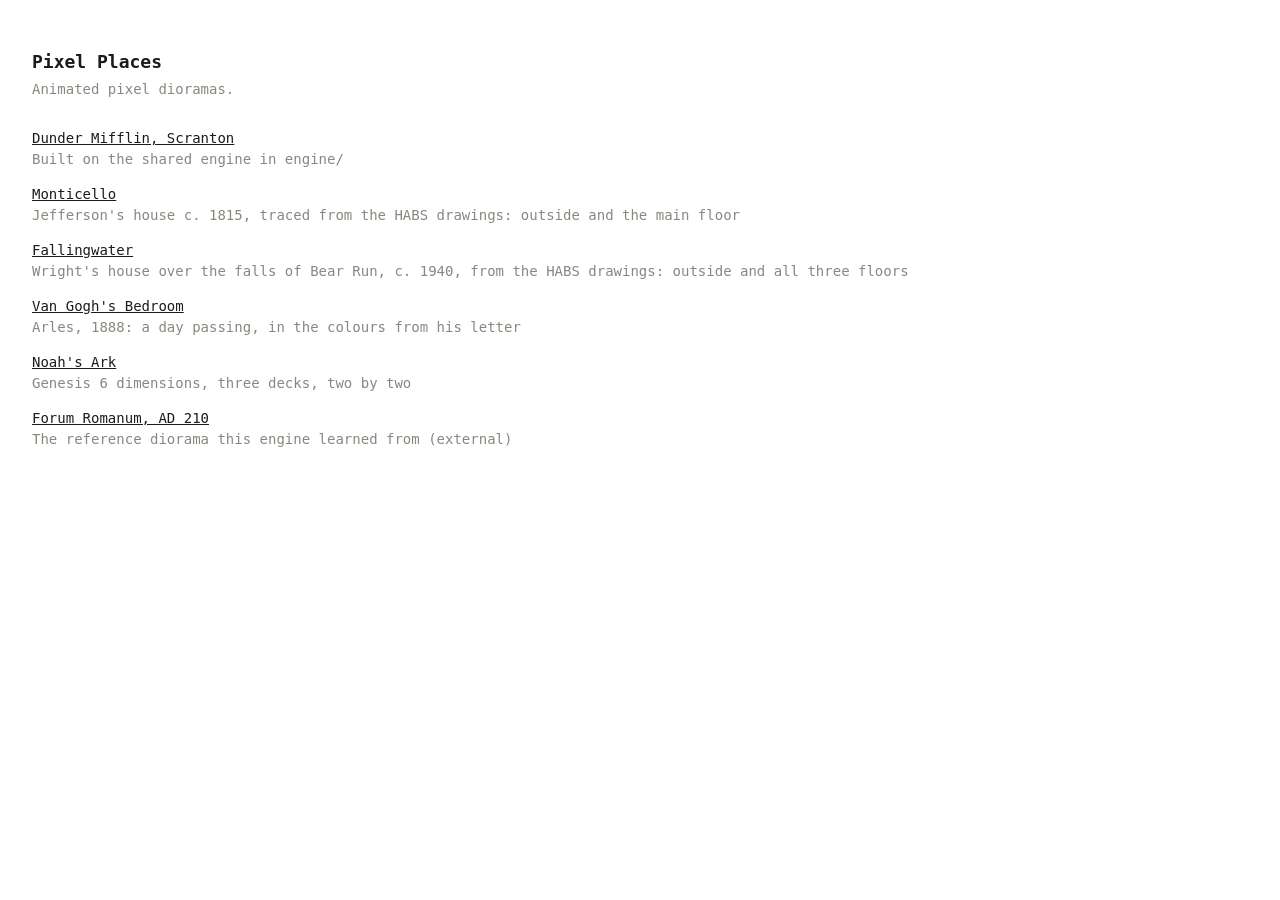
<file: index.html>
<!doctype html>
<html lang="en">
<head>
<meta charset="utf-8">
<meta name="viewport" content="width=device-width,initial-scale=1">
<title>Pixel Places</title>
<style>
  body { margin: 0; padding: 48px 32px; font: 14px/1.5 ui-monospace, Menlo, Consolas, monospace; color: #1c1b19; background: #fff; }
  h1 { font-size: 18px; margin: 0 0 4px; } p { color: #8b877f; margin: 0 0 28px; }
  ul { list-style: none; padding: 0; margin: 0; display: grid; gap: 14px; }
  a { color: inherit; } span { color: #8b877f; display: block; }
</style>
</head>
<body>
<h1>Pixel Places</h1>
<p>Animated pixel dioramas.</p>
<ul>
  <li><a href="places/office/">Dunder Mifflin, Scranton</a><span>Built on the shared engine in engine/</span></li>
  <li><a href="places/monticello/">Monticello</a><span>Jefferson's house c. 1815, traced from the HABS drawings: outside and the main floor</span></li>
  <li><a href="places/fallingwater/">Fallingwater</a><span>Wright's house over the falls of Bear Run, c. 1940, from the HABS drawings: outside and all three floors</span></li>
  <li><a href="places/bedroom/">Van Gogh's Bedroom</a><span>Arles, 1888: a day passing, in the colours from his letter</span></li>
  <li><a href="places/ark/">Noah's Ark</a><span>Genesis 6 dimensions, three decks, two by two</span></li>
  <li><a href="https://distant-rapids-j68a.here.now/">Forum Romanum, AD 210</a><span>The reference diorama this engine learned from (external)</span></li>
</ul>
</body>
</html>
</file>
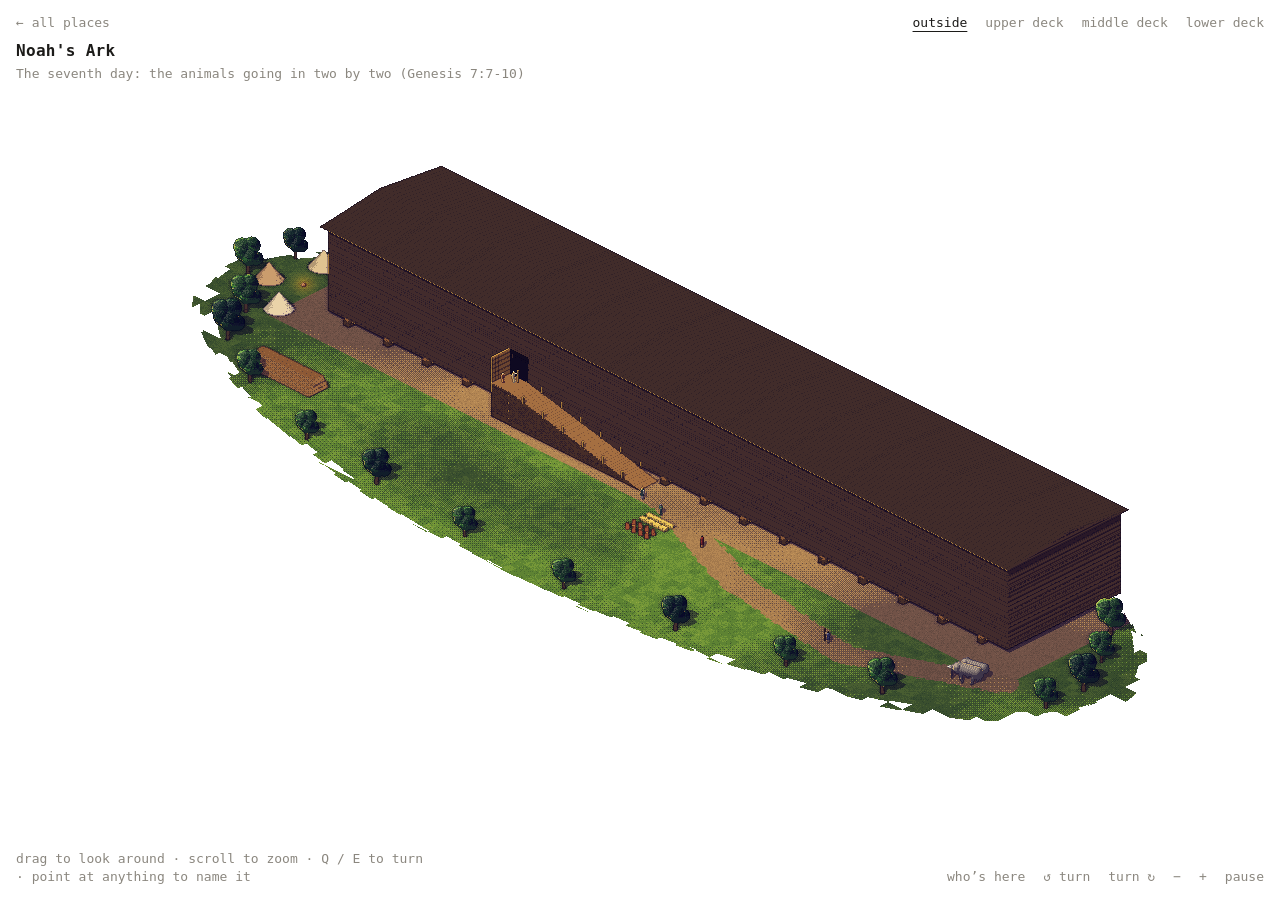
<file: places/ark/index.html>
<!doctype html>
<html lang="en">
<head>
<meta charset="utf-8">
<meta name="viewport" content="width=device-width,initial-scale=1,viewport-fit=cover">
<title>Noah's Ark</title>
<meta name="description" content="An animated pixel diorama of Noah's Ark at the dimensions given in Genesis 6, with its three decks and the animals two by two.">
<link rel="stylesheet" href="../../engine/style.css">
</head>
<body>
<script type="module" src="./ark.js"></script>
</body>
</html>
</file>
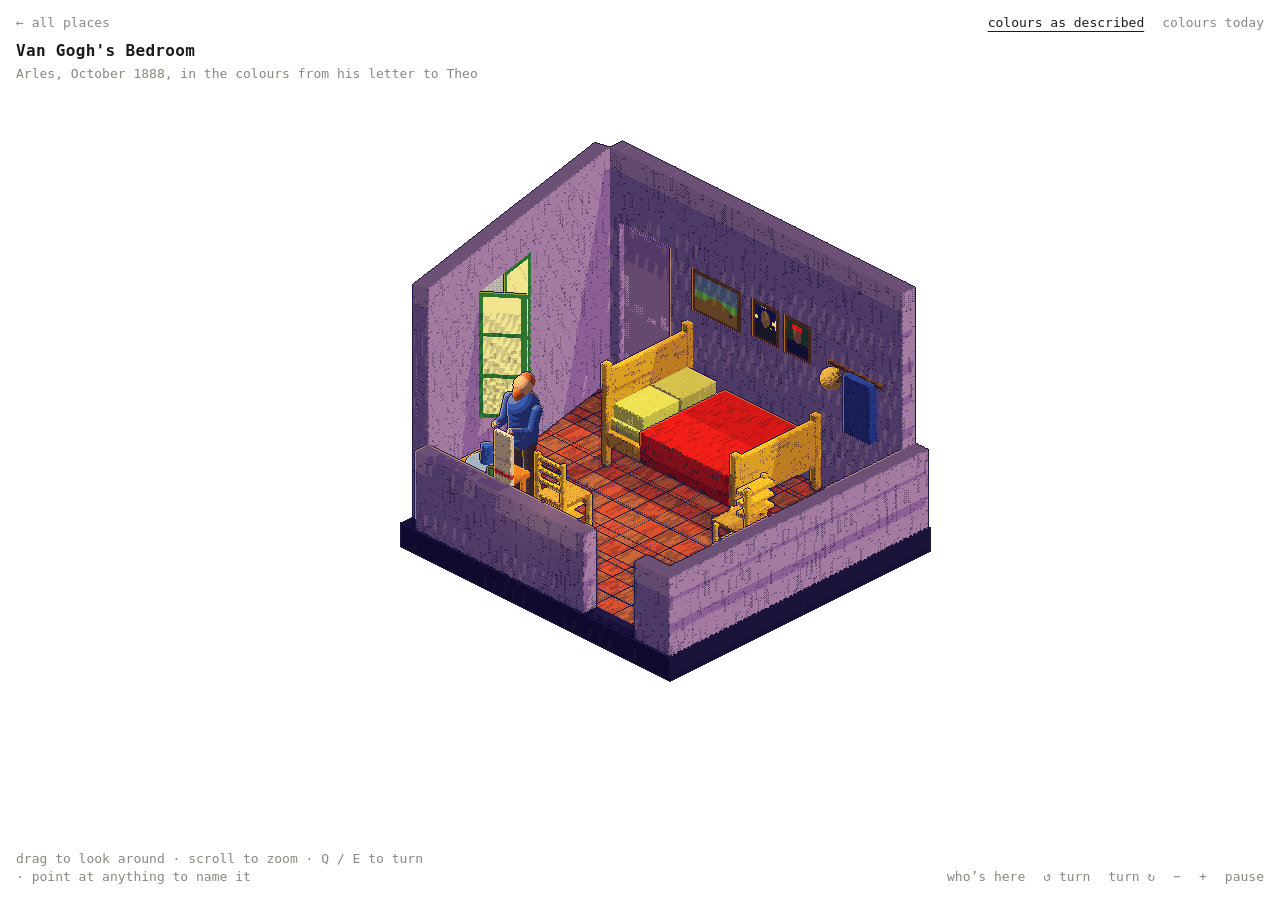
<file: places/bedroom/index.html>
<!doctype html>
<html lang="en">
<head>
<meta charset="utf-8">
<meta name="viewport" content="width=device-width,initial-scale=1,viewport-fit=cover">
<title>Van Gogh's Bedroom</title>
<meta name="description" content="Van Gogh's bedroom in the Yellow House, Arles, 1888, as an animated pixel diorama: a day passing, in the colours from his letter to Theo.">
<link rel="stylesheet" href="../../engine/style.css">
</head>
<body>
<script type="module" src="./bedroom.js"></script>
</body>
</html>
</file>
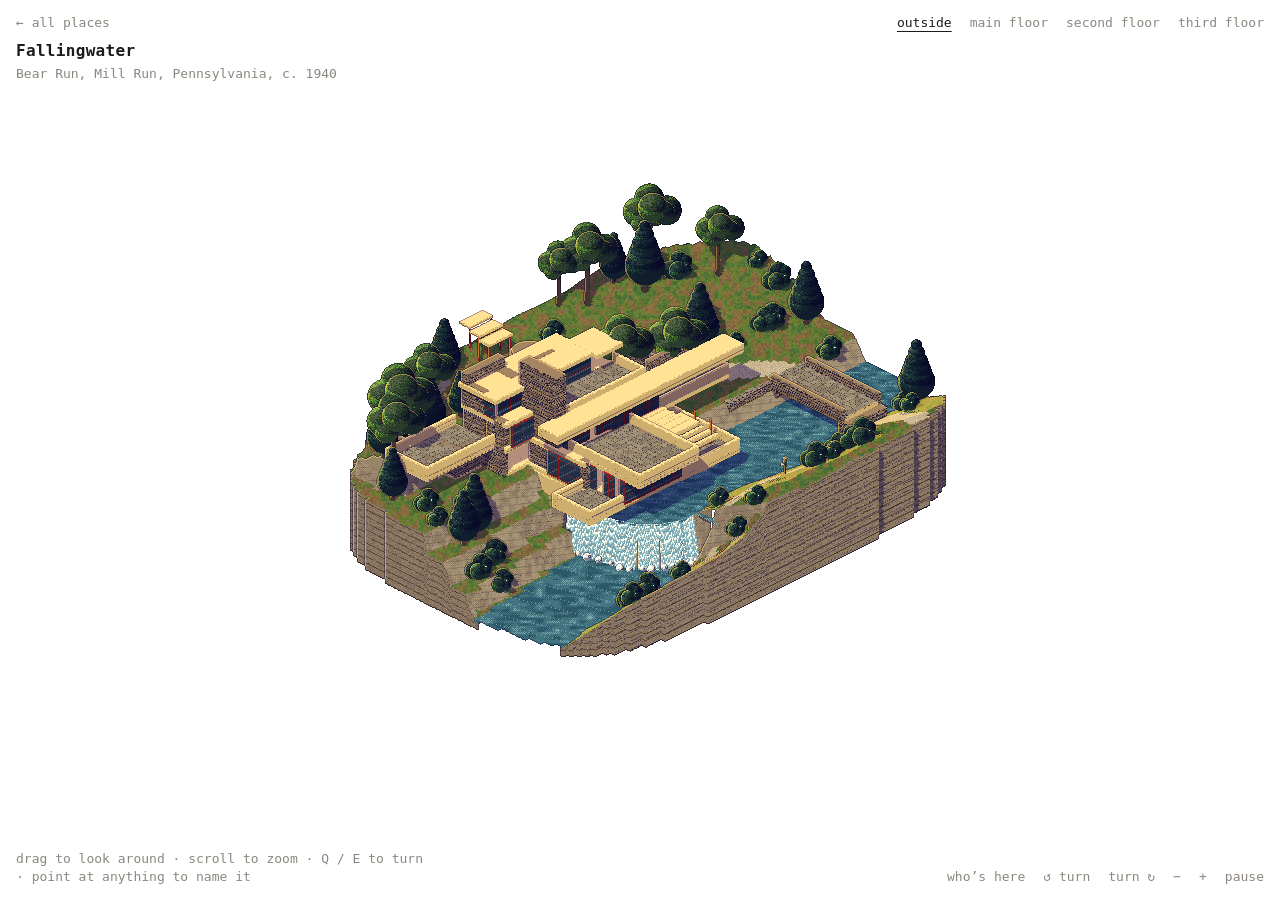
<file: places/fallingwater/index.html>
<!doctype html>
<html lang="en">
<head>
<meta charset="utf-8">
<meta name="viewport" content="width=device-width,initial-scale=1,viewport-fit=cover">
<title>Fallingwater</title>
<meta name="description" content="Frank Lloyd Wright's Fallingwater over the falls of Bear Run, c. 1940, as an animated pixel diorama traced from the Historic American Buildings Survey drawings: outside, and each of its three floors cut away.">
<link rel="stylesheet" href="../../engine/style.css">
</head>
<body>
<script type="module" src="./fallingwater.js"></script>
</body>
</html>
</file>
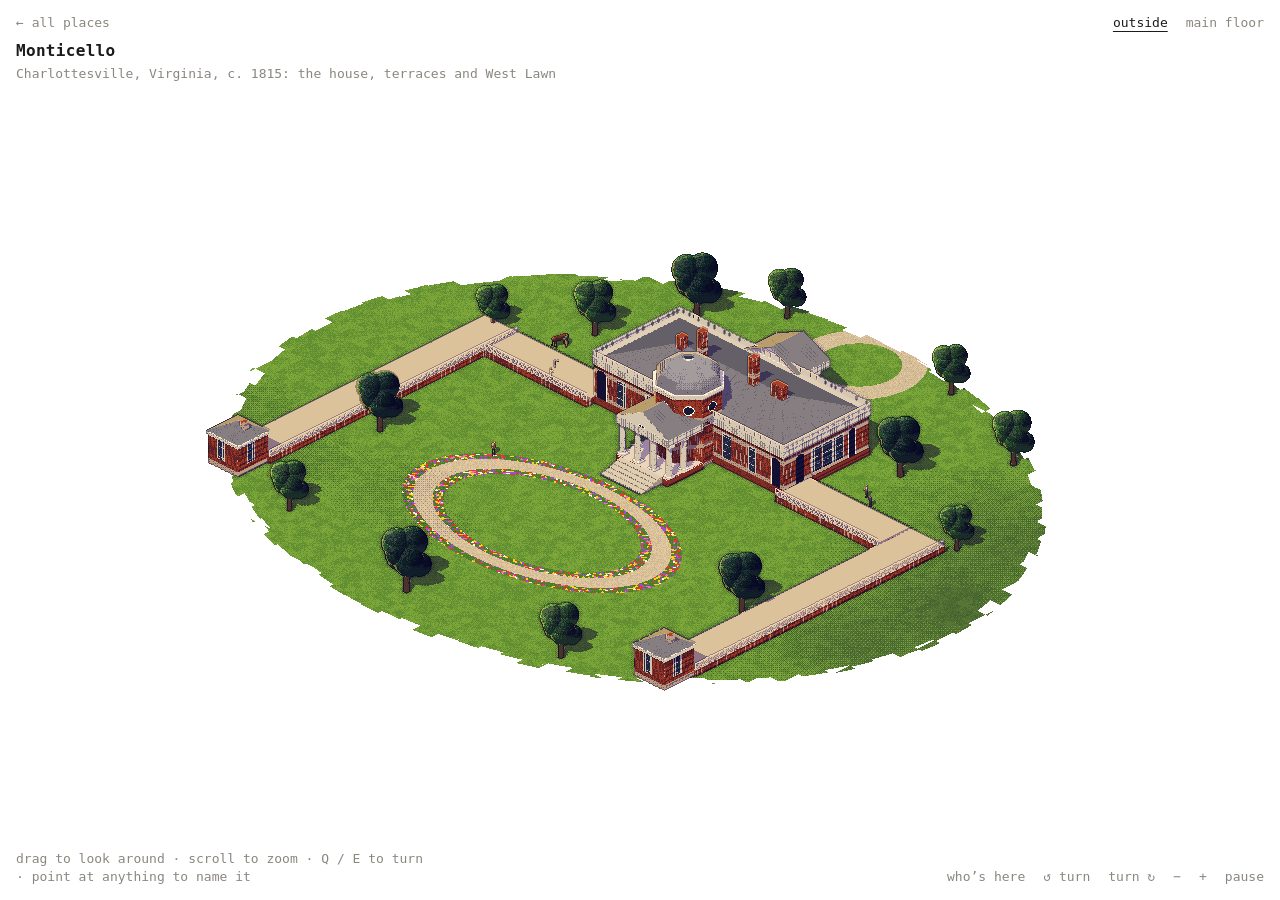
<file: places/monticello/index.html>
<!doctype html>
<html lang="en">
<head>
<meta charset="utf-8">
<meta name="viewport" content="width=device-width,initial-scale=1,viewport-fit=cover">
<title>Monticello</title>
<meta name="description" content="Monticello, Thomas Jefferson's house, c. 1815, as an animated pixel diorama traced from the HABS measured drawings: the house and terraces, and the main floor cut away.">
<link rel="stylesheet" href="../../engine/style.css">
</head>
<body>
<script type="module" src="./monticello.js"></script>
</body>
</html>
</file>
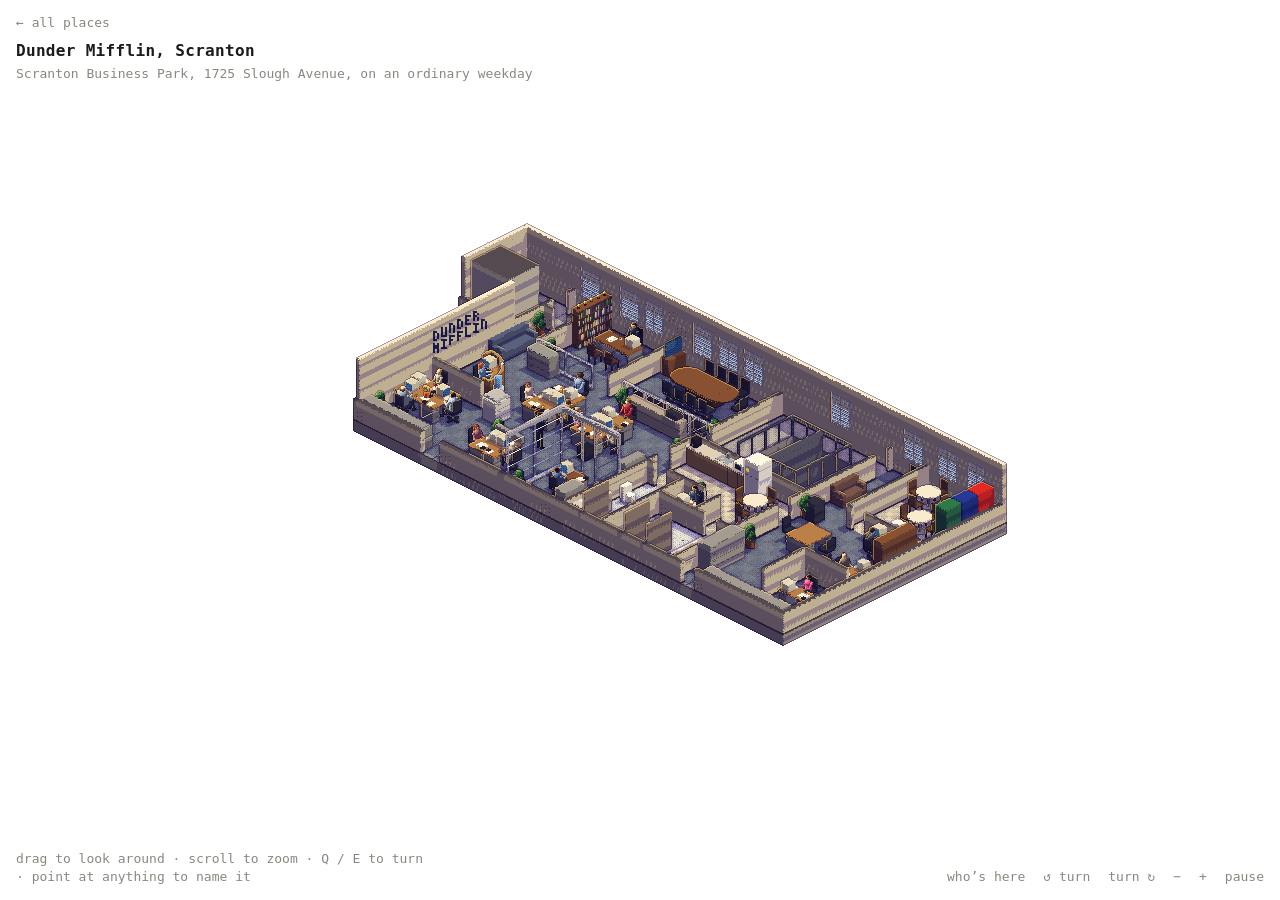
<file: places/office/index.html>
<!doctype html>
<html lang="en">
<head>
<meta charset="utf-8">
<meta name="viewport" content="width=device-width,initial-scale=1,viewport-fit=cover">
<title>Dunder Mifflin, Scranton</title>
<meta name="description" content="An animated pixel diorama of the Dunder Mifflin Scranton office: walk-through desks, meetings, and the documentary crew.">
<link rel="stylesheet" href="../../engine/style.css">
</head>
<body>
<script type="module" src="./office.js"></script>
</body>
</html>
</file>
<file: engine/style.css>
/* Shared HUD for every Place: one diorama on white paper, thin monospace text at the edges. */
:root { --ink: #1c1b19; --muted: #8b877f; --paper: #ffffff; color-scheme: light; }
html, body { height: 100%; margin: 0; background: var(--paper); color: var(--ink); }
body { font: 13px/1.4 ui-monospace, "Cascadia Mono", Consolas, Menlo, monospace; overflow: hidden; -webkit-user-select: none; user-select: none; }
#c { position: fixed; left: 0; top: 0; display: block; image-rendering: pixelated; image-rendering: crisp-edges; touch-action: none; cursor: grab; outline: none; }
#c.drag { cursor: grabbing; }
.halo { text-shadow: 0 0 2px var(--paper), 0 0 2px var(--paper), 0 0 3px var(--paper), 0 0 4px var(--paper); }
#title { position: fixed; top: max(14px, env(safe-area-inset-top, 0px)); left: max(16px, env(safe-area-inset-left, 0px)); display: grid; gap: 2px; pointer-events: none; }
#title b { font-size: 16px; font-weight: 600; letter-spacing: .02em; }
#title span { color: var(--muted); }
#home { pointer-events: auto; justify-self: start; color: var(--muted); text-decoration: none; padding: 6px 10px; margin: -6px -10px 0; }
#home:hover, #home:focus-visible { color: var(--ink); }
#home:focus-visible { outline: 1px dashed var(--ink); outline-offset: -4px; }
#bottom { position: fixed; left: max(16px, env(safe-area-inset-left, 0px)); right: max(16px, env(safe-area-inset-right, 0px)); bottom: max(14px, env(safe-area-inset-bottom, 0px)); display: flex; justify-content: space-between; align-items: flex-end; gap: 24px; pointer-events: none; }
#info { display: grid; gap: 2px; max-width: 52ch; min-width: 0; }
#info b { font-weight: 600; }
#info i { font-style: normal; color: var(--muted); }
#controls { display: flex; gap: 18px; pointer-events: auto; flex-wrap: wrap; justify-content: flex-end; }
button { font: inherit; color: var(--muted); background: none; border: 0; padding: 10px; margin: -10px; cursor: pointer; white-space: nowrap; }
button:hover, button:focus-visible, button[aria-pressed="true"] { color: var(--ink); }
button:focus-visible { outline: 1px dashed var(--ink); outline-offset: -4px; }
[hidden] { display: none !important; }
#loading { position: fixed; inset: 0; display: grid; place-items: center; color: var(--muted); pointer-events: none; }
#panel { box-sizing: border-box; position: fixed; z-index: 5; top: max(64px, env(safe-area-inset-top, 0px)); left: max(12px, env(safe-area-inset-left, 0px)); bottom: max(56px, env(safe-area-inset-bottom, 0px)); width: min(340px, 100vw - 24px); overflow: auto; padding: 16px 18px; background: rgba(255,255,255,.94); border: 1px solid #e8e4dc; display: grid; align-content: start; gap: 12px; -webkit-user-select: text; user-select: text; }
#panel header { display: grid; gap: 3px; }
#panel h2 { margin: 0; font-size: 15px; font-weight: 600; }
#panel h3 { margin: 4px 0 0; font-size: 12px; font-weight: 600; letter-spacing: .04em; text-transform: uppercase; }
#panel header i, #panel li i { color: var(--muted); font-style: normal; }
#panel p { margin: 0; }
#panel .story { display: grid; gap: 10px; }
#panel ul { list-style: none; margin: 0; padding: 0; display: grid; gap: 0; }
#panel li button { margin: 0; padding: 5px 0; width: 100%; text-align: left; white-space: normal; color: var(--ink); }
#panel li button b { font-weight: 600; }
#panel li button[aria-pressed="true"] b { text-decoration: underline; text-underline-offset: 3px; }
body.inside #title { display: none; }
body.inside #bottom { left: calc(min(340px, 100vw - 24px) + 30px); }
@media (max-width: 760px) {
  body.inside #bottom { left: max(16px, env(safe-area-inset-left, 0px)); bottom: auto; top: max(14px, env(safe-area-inset-top, 0px)); }
  body.inside #controls { display: none; }
  #panel { top: auto; max-height: 50vh; width: auto; right: max(12px, env(safe-area-inset-right, 0px)); }
}
@media (max-width: 560px) { #bottom { flex-direction: column; align-items: stretch; } #controls { justify-content: flex-start; } }
#levels { z-index: 4; position: fixed; top: max(14px, env(safe-area-inset-top, 0px)); right: max(16px, env(safe-area-inset-right, 0px)); display: flex; gap: 18px; flex-wrap: wrap; justify-content: flex-end; }
#levels button[aria-current="true"] { color: var(--ink); text-decoration: underline; text-underline-offset: 4px; }
</file>
